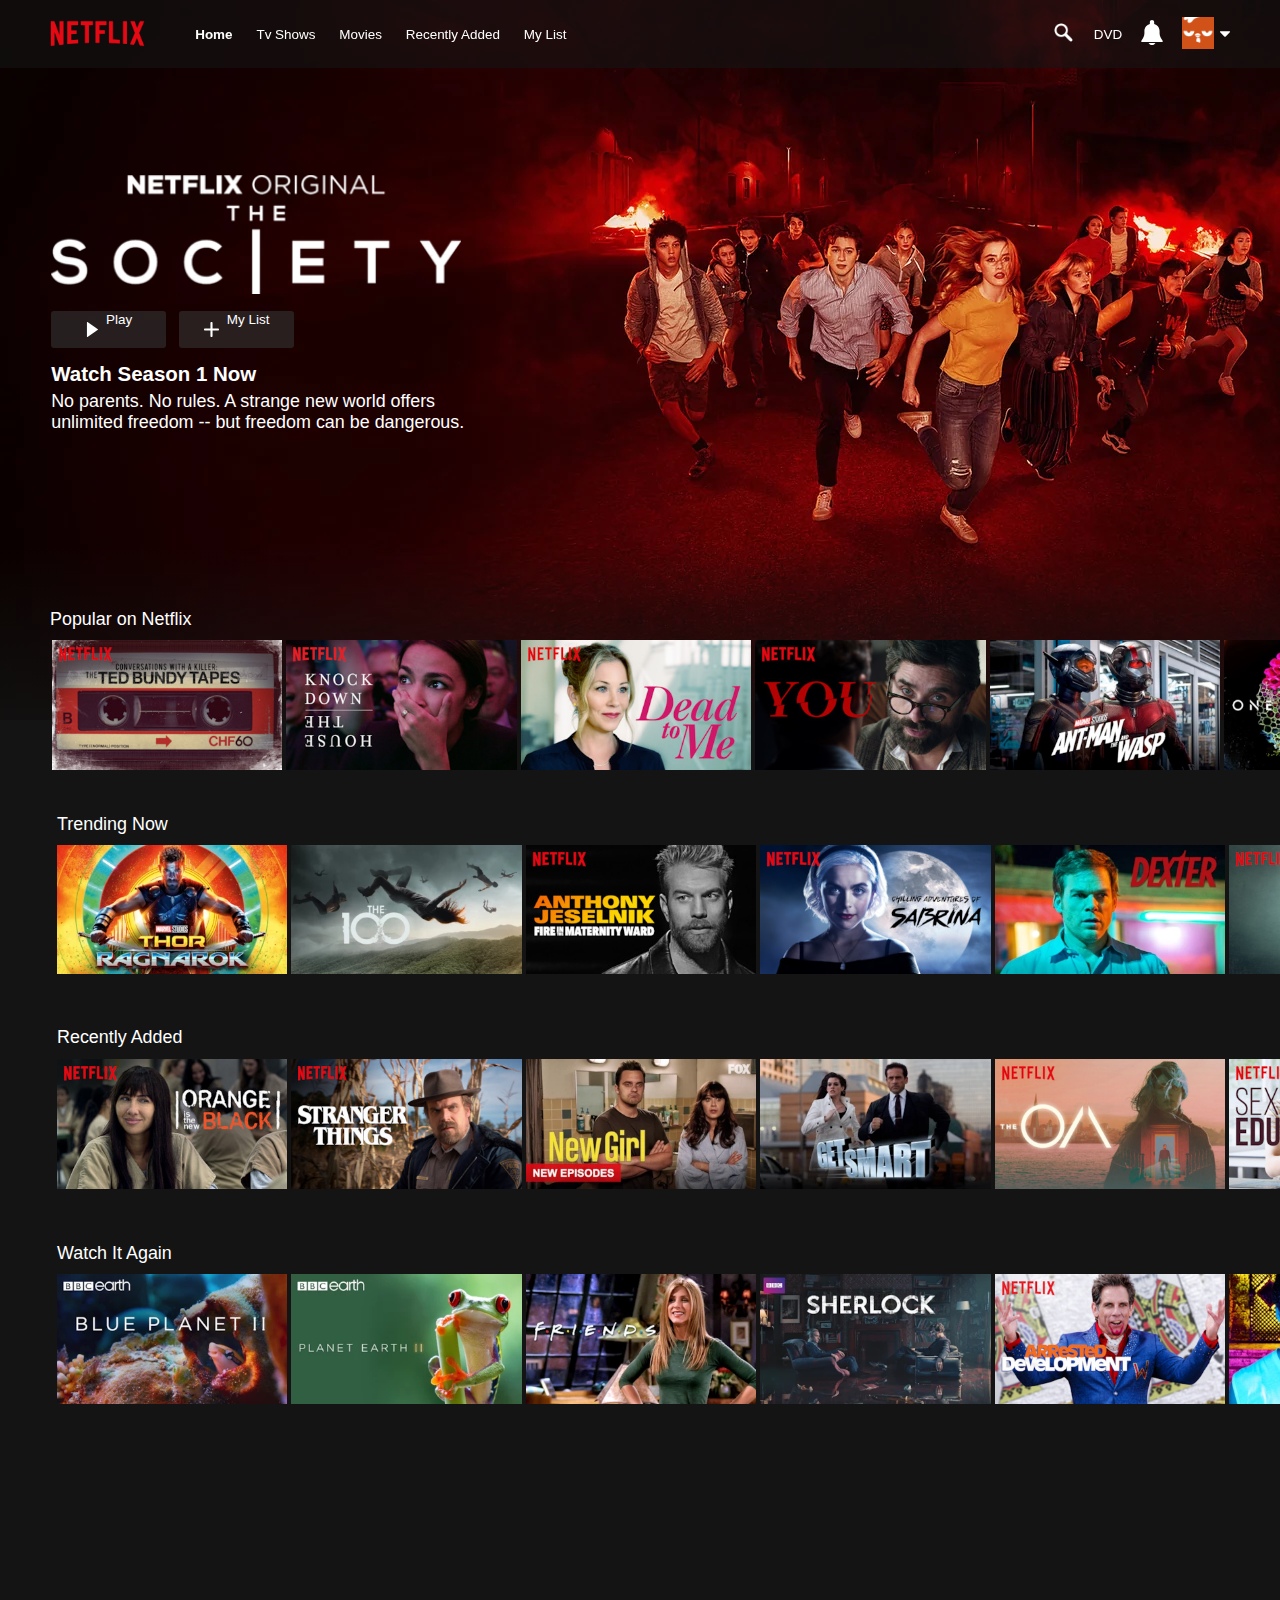
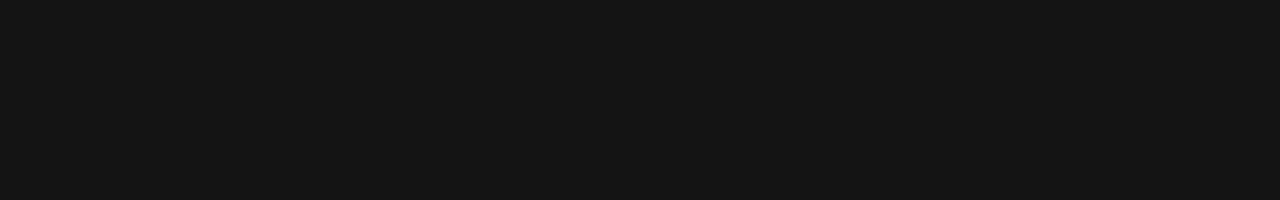
<file: index.html>
<!DOCTYPE html>
<html lang="en">

<head>
    <link rel="stylesheet" href="./index.css">
    <link href="./assets/favicon.ico" rel="icon" type="image/x-icon" />
    <meta charset="UTF-8">
    <meta name="viewport" content="width=device-width, initial-scale=1.0">
    <meta http-equiv="X-UA-Compatible" content="ie=edge">
    <title>Netflix</title>
</head>

<body>
    <div class='navcontainer'>
        <div class='menu'>
            <div class='left_links'>
                <a href='./index.html'><img class='logo' src="./assets/netflixlogo2.png" alt="Netflix Logo"></a>
                <ul class='text_links'>
                    <li><strong><a href='#home' target='blank'>Home</a></strong></li>
                    <li><a href='#tvshows' target='blank'>Tv Shows</a></li>
                    <li><a href='#movies' target='blank'>Movies</a></li>
                    <li><a href='#recentlyadded' target='blank'>Recently Added</a></li>
                    <li><a href='#mylist' target='blank'>My List</a></li>
                </ul>
            </div>
            <div class='right_links'>
                <div><a href='#search' target='blank'><img src="./assets/icon-search.png" alt="Search" id='search'></a>
                </div>
                <div><a href='#dvd' target='blank'>DVD</a></div>
                <div><a href='#bell' target='blank'><img src="./assets/notification.svg" alt="Notification Bell"
                            id='notification'></a>
                </div>
                <div class='dropmenu'>
                    <a href='#profile' target='blank'><img src="./assets/profile_icon2.png" alt="Profile"
                            id='profile'></a>
                    <a href='#drop' target='blank'><img src="./assets/caret-down.svg" alt="Drop Menu" id='drop'></a>
                </div>

            </div>
        </div>

    </div>
    <div id='headbox'>
        <img src="./assets/societytext.webp" alt="Billboard" class='callout'>
        <button class='button' onclick="window.location.href = './index.html';">
            <img src="./assets/play-button.svg" alt="" class='play'>
            Play
        </button>
        <button class='button' onclick="window.location.href = './index.html';"><img src="./assets/add.svg" alt=""
                id='plus'>My List</button>
        <div class='info'>
            <div id='watch'>Watch Season 1 Now</div>
            <div id='summary'>No parents. No rules. A strange new world offers
                </br> unlimited freedom -- but freedom can be dangerous.
            </div>
        </div>
        <img src="./assets/thesociety.webp" alt="" class='background'>
    </div>
    <div class='gradient'></div>
    <div class='sliders'>
        <div class='callings' id='popular'><a href='#popular' target='blank'>Popular on Netflix</a></div>
        <div class='slide_container'>
            <div class='item'><a href='#title' target='blank'><img src="./assets/1.1.jpg" alt="" class='item_style'></a>
            </div>
            <div class='item'><a href='#title' target='blank'><img src="./assets/1.2.jpg" alt="" class='item_style'></a>
            </div>
            <div class='item'><a href='#title' target='blank'><img src="./assets/1.3.jpg" alt="" class='item_style'></a>
            </div>
            <div class='item'><a href='#title' target='blank'><img src="./assets/1.4.jpg" alt="" class='item_style'></a>
            </div>
            <div class='item'><a href='#title' target='blank'><img src="./assets/1.5.webp" alt=""
                        class='item_style'></a>
            </div>
            <div class='item'><a href='#title' target='blank'><img src="./assets/1.6.webp" alt=""
                        class='item_style'></a></div>
            <div class='item'><a href='#title' target='blank'><img src="./assets/1.7.jpg" alt="" class='item_style'></a>
            </div>
            <div class='item'><a href='#title' target='blank'><img src="./assets/1.8.webp" alt=""
                        class='item_style'></a></div>
            <div class='item'><a href='#title' target='blank'><img src="./assets/1.9.jpg" alt="" class='item_style'></a>
            </div>
            <div class='item'><a href='#title' target='blank'><img src="./assets/1.10.jpg" alt=""
                        class='item_style'></a></div>
        </div>
        <div class='callings' id='trend'><a href='#trending' target='blank'>Trending Now</a></div>
        <div class='slide_container2'>
            <div class='item'><a href='#title' target='blank'><img src="./assets/2.1.webp" alt=""
                        class='item_style'></a></div>
            <div class='item'><a href='#title' target='blank'><img src="./assets/2.2.webp" alt=""
                        class='item_style'></a></div>
            <div class='item'><a href='#title' target='blank'><img src="./assets/2.3.jpg" alt="" class='item_style'></a>
            </div>
            <div class='item'><a href='#title' target='blank'><img src="./assets/2.4.jpg" alt="" class='item_style'></a>
            </div>
            <div class='item'><a href='#title' target='blank'><img src="./assets/2.5.webp" alt=""
                        class='item_style'></a></div>
            <div class='item'><a href='#title' target='blank'><img src="./assets/2.6.jpg" alt="" class='item_style'></a>
            </div>
            <div class='item'><a href='#title' target='blank'><img src="./assets/2.7.webp" alt=""
                        class='item_style'></a></div>
            <div class='item'><a href='#title' target='blank'><img src="./assets/2.8.webp" alt=""
                        class='item_style'></a></div>
            <div class='item'><a href='#title' target='blank'><img src="./assets/2.9.webp" alt=""
                        class='item_style'></a></div>
            <div class='item'><a href='#title' target='blank'><img src="./assets/2.10.jpg" alt=""
                        class='item_style'></a></div>
        </div>
        <div class='callings' id='recent'><a href='#recent' target='blank'>Recently Added</a></div>
        <div class='slide_container3'>
            <div class='item'><a href='#title' target='blank'><img src="./assets/3.1.jpg" alt="" class='item_style'></a>
            </div>
            <div class='item'><a href='#title' target='blank'><img src="./assets/3.2.jpg" alt="" class='item_style'></a>
            </div>
            <div class='item'><a href='#title' target='blank'><img src="./assets/3.3.webp" alt=""
                        class='item_style'></a></div>
            <div class='item'><a href='#title' target='blank'><img src="./assets/3.4.webp" alt=""
                        class='item_style'></a></div>
            <div class='item'><a href='#title' target='blank'><img src="./assets/3.5.jpg" alt="" class='item_style'></a>
            </div>
            <div class='item'><a href='#title' target='blank'><img src="./assets/3.6.jpg" alt="" class='item_style'></a>
            </div>
            <div class='item'><a href='#title' target='blank'><img src="./assets/3.7.webp" alt=""
                        class='item_style'></a></div>
            <div class='item'><a href='#title' target='blank'><img src="./assets/3.8.jpg" alt="" class='item_style'></a>
            </div>
            <div class='item'><a href='#title' target='blank'><img src="./assets/3.9.jpg" alt="" class='item_style'></a>
            </div>
            <div class='item'><a href='#title' target='blank'><img src="./assets/3.10.jpg" alt=""
                        class='item_style'></a></div>
        </div>
        <div class='callings' id='watchagain'><a href='#watch' target='blank'>Watch It Again</a></div>
        <div class='slide_container4'>
            <div class='item'><a href='#title' target='blank'><img src="./assets/4.1.webp" alt=""
                        class='item_style'></a></div>
            <div class='item'><a href='#title' target='blank'><img src="./assets/4.2.webp" alt=""
                        class='item_style'></a></div>
            <div class='item'><a href='#title' target='blank'><img src="./assets/4.3.webp" alt=""
                        class='item_style'></a></div>
            <div class='item'><a href='#title' target='blank'><img src="./assets/4.4.webp" alt=""
                        class='item_style'></a></div>
            <div class='item'><a href='#title' target='blank'><img src="./assets/4.5.jpg" alt="" class='item_style'></a>
            </div>
            <div class='item'><a href='#title' target='blank'><img src="./assets/4.6.webp" alt=""
                        class='item_style'></a></div>
            <div class='item'><a href='#title' target='blank'></a><img src="./assets/4.7.webp" alt=""
                    class='item_style'></a></div>
            <div class='item'><a href='#title' target='blank'><img src="./assets/4.8.jpg" alt="" class='item_style'></a>
            </div>
            <div class='item'><a href='#title' target='blank'><img src="./assets/4.9.webp" alt=""
                        class='item_style'></a></div>
            <div class='item'><a href='#title' target='blank'><img src="./assets/4.10.jpg" alt=""
                        class='item_style'></a></div>
        </div>
    </div>
</body>

</html>
</file>
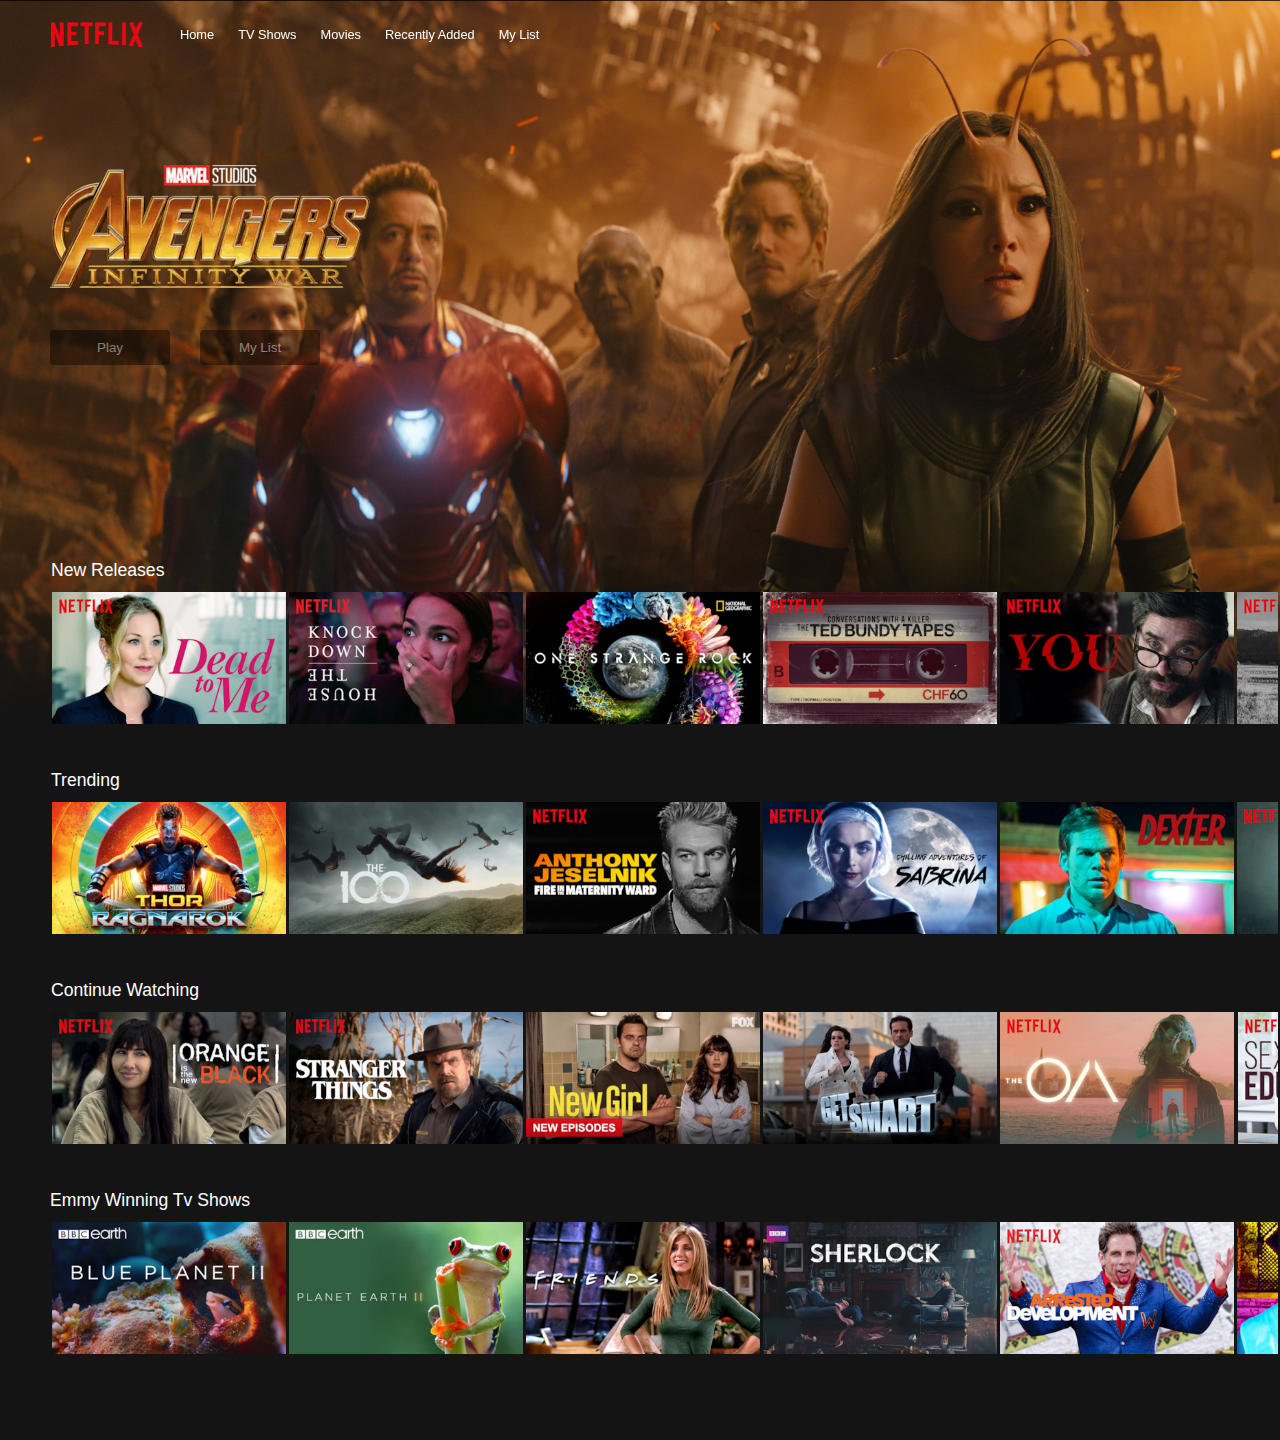
<file: netflix.html>
<!DOCTYPE html>
<html lang="en">

<head>
    <link rel="stylesheet" href="./netflix.css">
    <meta charset="UTF-8">
    <meta name="viewport" content="width=device-width, initial-scale=1.0">
    <meta http-equiv="X-UA-Compatible" content="ie=edge">
    <title>Netlix</title>
</head>

<body>
    <section>
        <div class='gradient'></div>
        <div class='navbar'>
            <a href='./netflix.html' target='blank'><img id='logo' src="./assets/netlfixlogo.png"
                    alt="netflix_logo"></a>
            <ul>
                <li><a href='./netflix.html' target='blank'>Home</a></li>
                <li><a href='#tvshow' target='blank'>TV Shows</li></a>
                <li><a href='#movies' target='blank'>Movies</a></li>
                <li><a href='#recentlyadded' target='blank'>Recently Added</a></li>
                <li><a href='#mylist' target='blank'>My List</a></li>
            </ul>
        </div>
        <div class='infinity_war_callout'><img src="./assets/iw_callout.webp" alt=""></div>
        <button id='buttonstyle1'>
            <div> Play</div>
        </button>
        <button id='buttonstyle2'>My List</button>

        <div id='heading_1'>New Releases</div>
        <div class='titles_bar_1'>
            <img src="./assets/deadToMe_original.jpg" alt="" class='titles_styling'>
            <img src="./assets/knockTheHouseDown_original.jpg" alt="" class='titles_styling'>
            <img src="./assets/ourStrangeRock_original.webp" alt="" class='titles_styling'>
            <img src="./assets/tedBundyTapes_original.jpg" alt="" class='titles_styling'>
            <img src="./assets/you_original.jpg" alt="" class='titles_styling'>
            <img src="./assets/1.7.jpg" alt="" class='titles_styling'>
        </div>
        <div id='heading_2'>Trending</div>
        <div class='titles_bar_2'>
            <img src="./assets/2.1.webp" alt="" class='titles_styling'>
            <img src="./assets/2.2.webp" alt="" class='titles_styling'>
            <img src="./assets/2.3.jpg" alt="" class='titles_styling'>
            <img src="./assets/2.4.jpg" alt="" class='titles_styling'>
            <img src="./assets/2.5.webp" alt="" class='titles_styling'>
            <img src="./assets/2.6.jpg" alt="" class='titles_styling'>
        </div>
        <div id='heading_3'>Continue Watching</div>
        <div class='titles_bar_3'>
            <img src="./assets/3.1.jpg" alt="" class='titles_styling'>
            <img src="./assets/3.2.jpg" alt="" class='titles_styling'>
            <img src="./assets/3.3.webp" alt="" class='titles_styling'>
            <img src="./assets/3.4.webp" alt="" class='titles_styling'>
            <img src="./assets/3.5.jpg" alt="" class='titles_styling'>
            <img src="./assets/3.6.jpg" alt="" class='titles_styling'>
        </div>
        <div id='heading_4'>Emmy Winning Tv Shows</div>
        <div class='titles_bar_4'>
            <img src="./assets/4.1.webp" alt="" class='titles_styling'>
            <img src="./assets/4.2.webp" alt="" class='titles_styling'>
            <img src="./assets/4.3.webp" alt="" class='titles_styling'>
            <img src="./assets/4.4.webp" alt="" class='titles_styling'>
            <img src="./assets/4.5.jpg" alt="" class='titles_styling'>
            <img src="./assets/4.6.webp" alt="" class='titles_styling'>
        </div>

        <div class='wrapper2'></div>
    </section>

</body>

</html>
</file>
<file: index.css>
body {
    padding: 0;
    margin: 0;
    background-color: #141414;
    height: 200vh;
}

.navcontainer {
    display: flex;
    justify-content: center;
    height: 68px;
    position: fixed;
    z-index: 4;
    background: rgba(20, 20, 20, .6);
}

::-webkit-scrollbar {
    width: 0px;
    /* Remove scrollbar space */
    background: transparent;
    /* Optional: just make scrollbar invisible */
}

.menu {
    display: flex;
    justify-content: space-between;
    width: 100vw;
}

.left_links {
    display: flex;
    justify-content: flex-start;
    white-space: nowrap;
    align-items: center;
    color: white;
    width: 600px;
    font-size: 1.05vw;
}

.text_links {
    display: flex;
    justify-content: space-between;
    width: 29vw;
    list-style-type: none;
    font-family: Arial, Helvetica, sans-serif;
}

a {
    text-decoration: none;
    color: white;
}

.logo {
    width: 9vw;
    margin-left: 40px;
}

.right_links {
    display: flex;
    justify-content: space-between;
    align-items: center;
    color: white;
    display: flex;
    width: 14vw;
    font-family: Arial, Helvetica, sans-serif;
    font-size: 1.05vw;
    margin-right: 50px;
}

#search {
    width: 2vw;
}

#notification {
    width: 2vw;
    filter: invert(100%);
}

.dropmenu {
    display: flex;
    justify-content: center;
    align-items: center;
}

#profile {
    width: 2.5vw;
}

#drop {
    width: .75vw;
    filter: invert(100%);
    padding-left: 6px;
}

.background {
    background-repeat: no-repeat;
    background-size: cover;
    width: 100%;
    height: auto;
    position: relative;
}

.button {
    position: absolute;
    z-index: 1;
    top: 43%;
    background: rgba(51, 51, 51, .6);
    width: 9%;
    height: 5%;
    color: white;
    border-radius: 3px;
    border: none;
    font-family: Arial, Helvetica, sans-serif;
    font-size: 1.05vw;
    display: flex;
    justify-content: center;
}

.button:hover {
    background: black;
    filter: invert(100%);
}

.play {
    width: 1.15vw;
    filter: invert(100%);
    padding-right: 6px;
}

#plus {
    width: 1.15vw;
    filter: invert(100%);
    padding-right: 8px;
}

.info {
    position: absolute;
    z-index: 1;
    top: 50%;
    color: white;
    font-family: Arial, Helvetica, sans-serif;
    display: flex;
    flex-wrap: wrap;
    flex-direction: column;
    justify-content: center;
    left: 4%;
}

#watch {
    font-size: 1.6vw;
    font-weight: bold;
}

#summary {
    font-size: 1.4vw;
    margin-top: 5px;
}

#headbox button:nth-child(2) {
    left: 4%;
}

#headbox button:nth-child(3) {
    left: 14%;
}

#headbox {
    width: 100vw;
    position: relative;
}

.callout {
    position: absolute;
    width: 32%;
    z-index: 1;
    top: 18%;
    left: 4%
}

.gradient {
    position: relative;
    bottom: 178px;
    z-index: 1;
    height: 25vh;
    width: 100vw;
    background: linear-gradient(to bottom, rgba(255, 0, 0, 0), rgba(20, 20, 20, 1));
}

.callings {
    color: white;
    font-family: Arial, Helvetica, sans-serif;
    position: relative;
    left: 50px;
    font-size: 1.4vw;
    width: 50%;
    z-index: 1;
}

#popular {
    top: 30px;
}

#trend {
    margin-left: 7px;
}

#recent {
    bottom: 21px;
    margin-left: 7px;
}

#watchagain {
    bottom: 40px;
    margin-left: 7px;
}

.sliders {
    position: relative;
    bottom: 370px;
    z-index: 3;
}

.slide_container {
    display: flex;
    padding: 40px 50px;
    flex-wrap: nowrap;
    justify-content: flex-start;
    overflow: scroll;
}

.slide_container2 {
    display: flex;
    padding: 40px 55px;
    flex-wrap: nowrap;
    justify-content: flex-start;
    overflow: scroll;
    position: relative;
    bottom: 30px;
}

.slide_container3 {
    display: flex;
    padding: 40px 55px;
    flex-wrap: nowrap;
    justify-content: flex-start;
    overflow: scroll;
    position: relative;
    bottom: 50px;
}

.slide_container4 {
    display: flex;
    padding: 40px 55px;
    flex-wrap: nowrap;
    justify-content: flex-start;
    overflow: scroll;
    position: relative;
    bottom: 70px;
}

.item {
    flex-grow: 0;
    flex-shrink: 0;
    flex-basis: 19%;
    margin: 0 2px;
    transition: transform 300ms ease 100ms;
    position: relative;
    height: 100%;
    width: 100%;
    z-index: 2;
}

.item_style {
    width: 18vw;
    height: auto;
}

.slide_container:hover .item {
    transform: translateX(-25%);
}

.slide_container2:hover .item {
    transform: translateX(-25%);
}

.slide_container3:hover .item {
    transform: translateX(-25%);
}

.slide_container4:hover .item {
    transform: translateX(-25%);
}

.item:hover~.item {
    transform: translateX(25%);
}

.item:hover {
    transform: scale(1.5) !important;
}
</file>
<file: netflix.css>
html {
    background-color: #141414;
}

.body {
    height: 68px;
    width: 1280px;
}

/*NAVBAR*/
.navbar {
    position: fixed;
    z-index: 10;
    background-color: transparent;
    height: 68px;
    width: 1280px;
}

#logo {
    height: 45px;
    width: 132px;
    position: absolute;
    display: inline-block;
    top: 12px;
    left: 30px;
}

#logo a {
    height: inherit;
    width: inherit;
}

ul {
    display: inline-block;
    position: absolute;
    top: 10px;
    left: 160px;
    height: 16px;
    width: 388px;
    background-color: transparent;
}

li {
    color: white;
    position: relative;
    font-family: 'Netflix Sans', 'Helvetica Neue', Helvetica, Arial, sans-serif;
    font-size: 80%;
    display: inline-block;
    top: -1px;
    left: -40px;
}

a {
    text-decoration: none;
    color: white;
    margin-left: 20px;
}

section {
    height: 720px;
    width: 1280px;
    background-image: url('./assets/infinity_war_pic.jpg');
    background-size: cover;
    background-repeat: no-repeat;
    display: inline-block;
    margin: -8px;
    padding: 0;
    position: relative;
}

.wrapper2 {
    height: 720px;
    width: 1280px;
    background-color: #141414;
    display: block;
    position: absolute;
    top: 720px;
}

#heading_1 {
    color: white;
    position: absolute;
    display: block;
    top: 560px;
    left: 51px;
    z-index: 3;
    font-size: 110%;
    font-family: 'Netflix Sans', 'Helvetica Neue', Helvetica, Arial, sans-serif;
}

#heading_2 {
    color: white;
    position: absolute;
    top: 770px;
    left: 51px;
    z-index: 5;
    font-size: 110%;
    font-family: 'Netflix Sans', 'Helvetica Neue', Helvetica, Arial, sans-serif;
}

#heading_3 {
    color: white;
    position: absolute;
    top: 980px;
    left: 51px;
    z-index: 5;
    font-size: 110%;
    font-family: 'Netflix Sans', 'Helvetica Neue', Helvetica, Arial, sans-serif;
}

#heading_4 {
    color: white;
    position: absolute;
    top: 1190px;
    left: 50px;
    z-index: 5;
    font-size: 110%;
    font-family: 'Netflix Sans', 'Helvetica Neue', Helvetica, Arial, sans-serif;
}

.infinity_war_callout {
    widows: 550px;
    height: 123px;
    background-color: transparent;
    position: absolute;
    z-index: 2;
    left: 50px;
    top: 165px;
}

#buttonstyle1 {
    background-color: black;
    opacity: .4;
    color: white;
    padding: 10px;
    width: 120px;
    border-radius: 4px;
    border: none;
    position: absolute;
    left: 50px;
    top: 330px;
    font-family: 'Netflix Sans', 'Helvetica Neue', Helvetica, Arial, sans-serif;
}

#buttonstyle2 {
    background-color: black;
    opacity: .4;
    color: white;
    padding: 10px;
    width: 120px;
    border-radius: 4px;
    border: none;
    position: absolute;
    left: 200px;
    top: 330px;
    font-family: 'Netflix Sans', 'Helvetica Neue', Helvetica, Arial, sans-serif;
}

.titles_styling {
    width: 234px;
    height: 132px;
    position: absolute;
    display: inline-block;
}

.titles_bar_1 {
    height: 132px;
    width: 1226px;
    position: absolute;
    background-color: transparent;
    border: transparent 2px solid;
    z-index: 4;
    top: 590px;
    left: 50px;
    overflow: hidden;
}

.titles_bar_1 img:nth-child(2) {
    left: 237px;
}

.titles_bar_1 img:nth-child(3) {
    left: 474px;
}

.titles_bar_1 img:nth-child(4) {
    left: 711px;
}

.titles_bar_1 img:nth-child(5) {
    left: 948px;
}

.titles_bar_1 img:nth-child(6) {
    left: 1185px;
}

.titles_bar_2 {
    height: 132px;
    width: 1226px;
    position: absolute;
    background-color: transparent;
    border: transparent 2px solid;
    z-index: 4;
    top: 800px;
    left: 50px;
    overflow: hidden;
}

.titles_bar_2 img:nth-child(2) {
    left: 237px;
}

.titles_bar_2 img:nth-child(3) {
    left: 474px;
}

.titles_bar_2 img:nth-child(4) {
    left: 711px;
}

.titles_bar_2 img:nth-child(5) {
    left: 948px;
}

.titles_bar_2 img:nth-child(6) {
    left: 1185px;
}

.titles_bar_3 {
    height: 132px;
    width: 1226px;
    position: absolute;
    background-color: transparent;
    border: transparent 2px solid;
    z-index: 4;
    top: 1010px;
    left: 50px;
    overflow: hidden;
}

.titles_bar_3 img:nth-child(2) {
    left: 237px;
}

.titles_bar_3 img:nth-child(3) {
    left: 474px;
}

.titles_bar_3 img:nth-child(4) {
    left: 711px;
}

.titles_bar_3 img:nth-child(5) {
    left: 948px;
}

.titles_bar_3 img:nth-child(6) {
    left: 1186px;
}

.titles_bar_4 {
    height: 132px;
    width: 1226px;
    position: absolute;
    background-color: transparent;
    border: transparent 2px solid;
    z-index: 4;
    top: 1220px;
    left: 50px;
    overflow: hidden;
}

.titles_bar_4 img:nth-child(2) {
    left: 237px;
}

.titles_bar_4 img:nth-child(3) {
    left: 474px;
}

.titles_bar_4 img:nth-child(4) {
    left: 711px;
}

.titles_bar_4 img:nth-child(5) {
    left: 948px;
}

.titles_bar_4 img:nth-child(6) {
    left: 1185px;
}

.gradient {
    position: absolute;
    height: 144px;
    width: 1280px;
    background: linear-gradient(to bottom, rgba(255, 0, 0, 0), rgba(20, 20, 20, 1));
    top: 576px;
}
</file>
